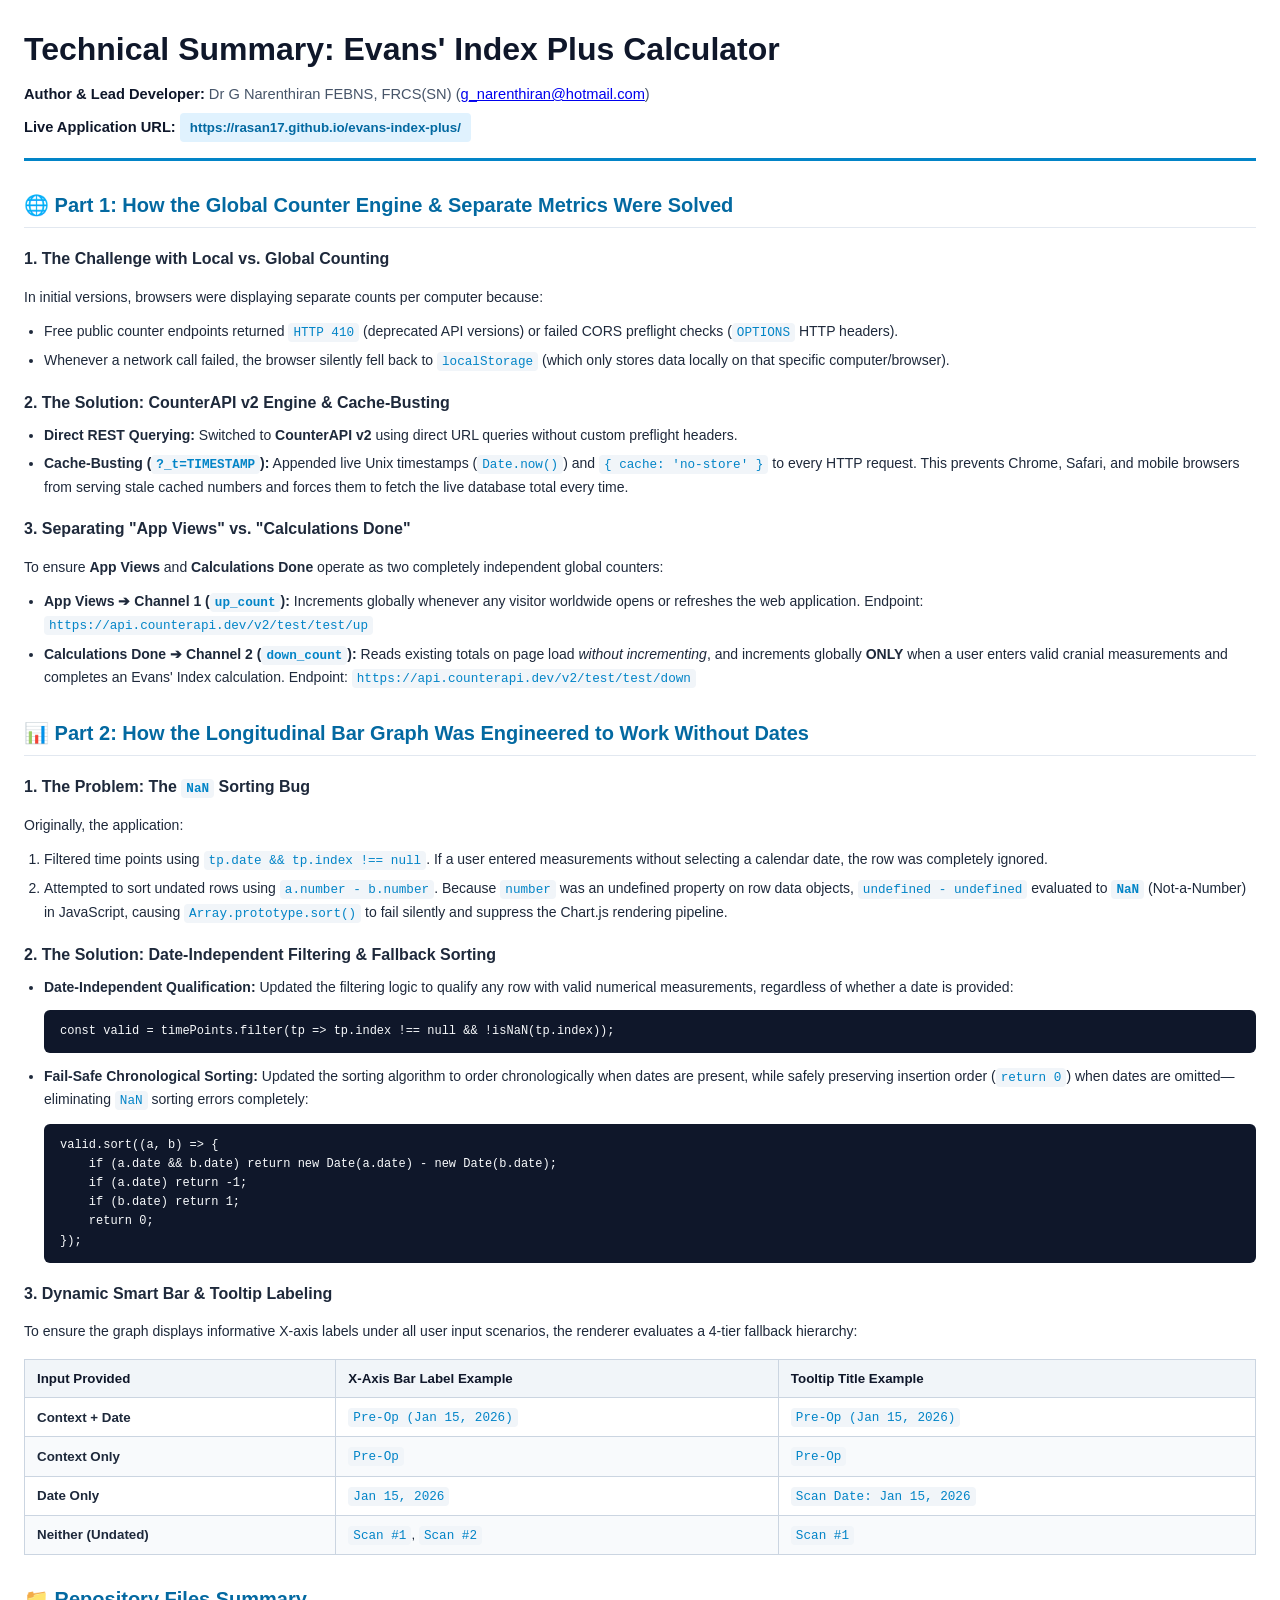
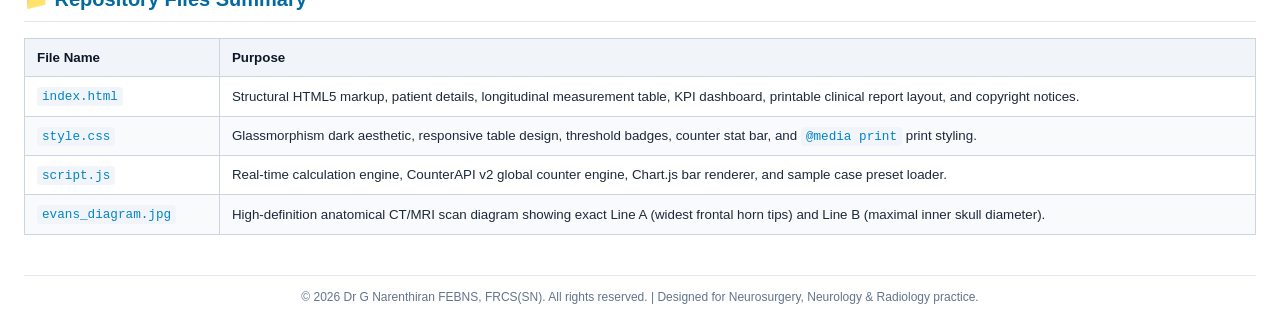
<file: technical_summary.html>
<!DOCTYPE html>
<html lang="en">
<head>
    <meta charset="UTF-8">
    <title>Technical Summary - Evans' Index Plus Calculator</title>
    <style>
        @page {
            size: A4;
            margin: 20mm;
        }
        body {
            font-family: -apple-system, BlinkMacSystemFont, "Segoe UI", Roboto, Helvetica, Arial, sans-serif;
            color: #1e293b;
            line-height: 1.6;
            margin: 0;
            padding: 24px;
            background-color: #ffffff;
        }
        .header {
            border-bottom: 3px solid #0284c7;
            padding-bottom: 16px;
            margin-bottom: 24px;
        }
        h1 {
            color: #0f172a;
            font-size: 24pt;
            margin: 0 0 8px 0;
            font-weight: 700;
        }
        .meta {
            font-size: 11pt;
            color: #475569;
        }
        .meta strong {
            color: #0f172a;
        }
        .url-badge {
            display: inline-block;
            background-color: #e0f2fe;
            color: #0369a1;
            padding: 4px 10px;
            border-radius: 4px;
            font-weight: 600;
            font-size: 10pt;
            margin-top: 6px;
        }
        h2 {
            color: #0369a1;
            font-size: 15pt;
            border-bottom: 1px solid #e2e8f0;
            padding-bottom: 6px;
            margin-top: 28px;
            margin-bottom: 14px;
        }
        h3 {
            color: #1e293b;
            font-size: 12pt;
            margin-top: 18px;
            margin-bottom: 8px;
        }
        p {
            font-size: 10.5pt;
            margin-bottom: 12px;
        }
        ul, ol {
            font-size: 10.5pt;
            margin-top: 4px;
            margin-bottom: 12px;
            padding-left: 20px;
        }
        li {
            margin-bottom: 6px;
        }
        table {
            width: 100%;
            border-collapse: collapse;
            margin: 16px 0;
            font-size: 10pt;
        }
        th, td {
            border: 1px solid #cbd5e1;
            padding: 8px 12px;
            text-align: left;
        }
        th {
            background-color: #f1f5f9;
            color: #0f172a;
            font-weight: 600;
        }
        tr:nth-child(even) {
            background-color: #f8fafc;
        }
        code {
            font-family: "SFMono-Regular", Consolas, "Liberation Mono", Menlo, monospace;
            background-color: #f1f5f9;
            color: #0284c7;
            padding: 2px 5px;
            border-radius: 4px;
            font-size: 9.5pt;
        }
        .code-block {
            background-color: #0f172a;
            color: #f8fafc;
            padding: 12px 16px;
            border-radius: 6px;
            font-family: monospace;
            font-size: 9pt;
            white-space: pre-wrap;
            margin: 12px 0;
        }
        .footer {
            margin-top: 40px;
            border-top: 1px solid #e2e8f0;
            padding-top: 12px;
            font-size: 9pt;
            color: #64748b;
            text-align: center;
        }
    </style>
</head>
<body>

    <div class="header">
        <h1>Technical Summary: Evans' Index Plus Calculator</h1>
        <div class="meta">
            <strong>Author & Lead Developer:</strong> Dr G Narenthiran FEBNS, FRCS(SN) (<a href="mailto:g_narenthiran@hotmail.com">g_narenthiran@hotmail.com</a>)<br>
            <strong>Live Application URL:</strong> <span class="url-badge">https://rasan17.github.io/evans-index-plus/</span>
        </div>
    </div>

    <h2>🌐 Part 1: How the Global Counter Engine & Separate Metrics Were Solved</h2>

    <h3>1. The Challenge with Local vs. Global Counting</h3>
    <p>In initial versions, browsers were displaying separate counts per computer because:</p>
    <ul>
        <li>Free public counter endpoints returned <code>HTTP 410</code> (deprecated API versions) or failed CORS preflight checks (<code>OPTIONS</code> HTTP headers).</li>
        <li>Whenever a network call failed, the browser silently fell back to <code>localStorage</code> (which only stores data locally on that specific computer/browser).</li>
    </ul>

    <h3>2. The Solution: CounterAPI v2 Engine & Cache-Busting</h3>
    <ul>
        <li><strong>Direct REST Querying:</strong> Switched to <strong>CounterAPI v2</strong> using direct URL queries without custom preflight headers.</li>
        <li><strong>Cache-Busting (<code>?_t=TIMESTAMP</code>):</strong> Appended live Unix timestamps (<code>Date.now()</code>) and <code>{ cache: 'no-store' }</code> to every HTTP request. This prevents Chrome, Safari, and mobile browsers from serving stale cached numbers and forces them to fetch the live database total every time.</li>
    </ul>

    <h3>3. Separating "App Views" vs. "Calculations Done"</h3>
    <p>To ensure <strong>App Views</strong> and <strong>Calculations Done</strong> operate as two completely independent global counters:</p>
    <ul>
        <li><strong>App Views ➔ Channel 1 (<code>up_count</code>):</strong> Increments globally whenever any visitor worldwide opens or refreshes the web application. Endpoint: <code>https://api.counterapi.dev/v2/test/test/up</code></li>
        <li><strong>Calculations Done ➔ Channel 2 (<code>down_count</code>):</strong> Reads existing totals on page load <em>without incrementing</em>, and increments globally <strong>ONLY</strong> when a user enters valid cranial measurements and completes an Evans' Index calculation. Endpoint: <code>https://api.counterapi.dev/v2/test/test/down</code></li>
    </ul>

    <h2>📊 Part 2: How the Longitudinal Bar Graph Was Engineered to Work Without Dates</h2>

    <h3>1. The Problem: The <code>NaN</code> Sorting Bug</h3>
    <p>Originally, the application:</p>
    <ol>
        <li>Filtered time points using <code>tp.date && tp.index !== null</code>. If a user entered measurements without selecting a calendar date, the row was completely ignored.</li>
        <li>Attempted to sort undated rows using <code>a.number - b.number</code>. Because <code>number</code> was an undefined property on row data objects, <code>undefined - undefined</code> evaluated to <strong><code>NaN</code></strong> (Not-a-Number) in JavaScript, causing <code>Array.prototype.sort()</code> to fail silently and suppress the Chart.js rendering pipeline.</li>
    </ol>

    <h3>2. The Solution: Date-Independent Filtering & Fallback Sorting</h3>
    <ul>
        <li><strong>Date-Independent Qualification:</strong> Updated the filtering logic to qualify any row with valid numerical measurements, regardless of whether a date is provided:
            <div class="code-block">const valid = timePoints.filter(tp => tp.index !== null && !isNaN(tp.index));</div>
        </li>
        <li><strong>Fail-Safe Chronological Sorting:</strong> Updated the sorting algorithm to order chronologically when dates are present, while safely preserving insertion order (<code>return 0</code>) when dates are omitted—eliminating <code>NaN</code> sorting errors completely:
            <div class="code-block">valid.sort((a, b) => {
    if (a.date && b.date) return new Date(a.date) - new Date(b.date);
    if (a.date) return -1;
    if (b.date) return 1;
    return 0;
});</div>
        </li>
    </ul>

    <h3>3. Dynamic Smart Bar & Tooltip Labeling</h3>
    <p>To ensure the graph displays informative X-axis labels under all user input scenarios, the renderer evaluates a 4-tier fallback hierarchy:</p>

    <table>
        <thead>
            <tr>
                <th>Input Provided</th>
                <th>X-Axis Bar Label Example</th>
                <th>Tooltip Title Example</th>
            </tr>
        </thead>
        <tbody>
            <tr>
                <td><strong>Context + Date</strong></td>
                <td><code>Pre-Op (Jan 15, 2026)</code></td>
                <td><code>Pre-Op (Jan 15, 2026)</code></td>
            </tr>
            <tr>
                <td><strong>Context Only</strong></td>
                <td><code>Pre-Op</code></td>
                <td><code>Pre-Op</code></td>
            </tr>
            <tr>
                <td><strong>Date Only</strong></td>
                <td><code>Jan 15, 2026</code></td>
                <td><code>Scan Date: Jan 15, 2026</code></td>
            </tr>
            <tr>
                <td><strong>Neither (Undated)</strong></td>
                <td><code>Scan #1</code>, <code>Scan #2</code></td>
                <td><code>Scan #1</code></td>
            </tr>
        </tbody>
    </table>

    <h2>📁 Repository Files Summary</h2>

    <table>
        <thead>
            <tr>
                <th>File Name</th>
                <th>Purpose</th>
            </tr>
        </thead>
        <tbody>
            <tr>
                <td><code>index.html</code></td>
                <td>Structural HTML5 markup, patient details, longitudinal measurement table, KPI dashboard, printable clinical report layout, and copyright notices.</td>
            </tr>
            <tr>
                <td><code>style.css</code></td>
                <td>Glassmorphism dark aesthetic, responsive table design, threshold badges, counter stat bar, and <code>@media print</code> print styling.</td>
            </tr>
            <tr>
                <td><code>script.js</code></td>
                <td>Real-time calculation engine, CounterAPI v2 global counter engine, Chart.js bar renderer, and sample case preset loader.</td>
            </tr>
            <tr>
                <td><code>evans_diagram.jpg</code></td>
                <td>High-definition anatomical CT/MRI scan diagram showing exact Line A (widest frontal horn tips) and Line B (maximal inner skull diameter).</td>
            </tr>
        </tbody>
    </table>

    <div class="footer">
        © 2026 Dr G Narenthiran FEBNS, FRCS(SN). All rights reserved. | Designed for Neurosurgery, Neurology & Radiology practice.
    </div>

</body>
</html>
</file>
